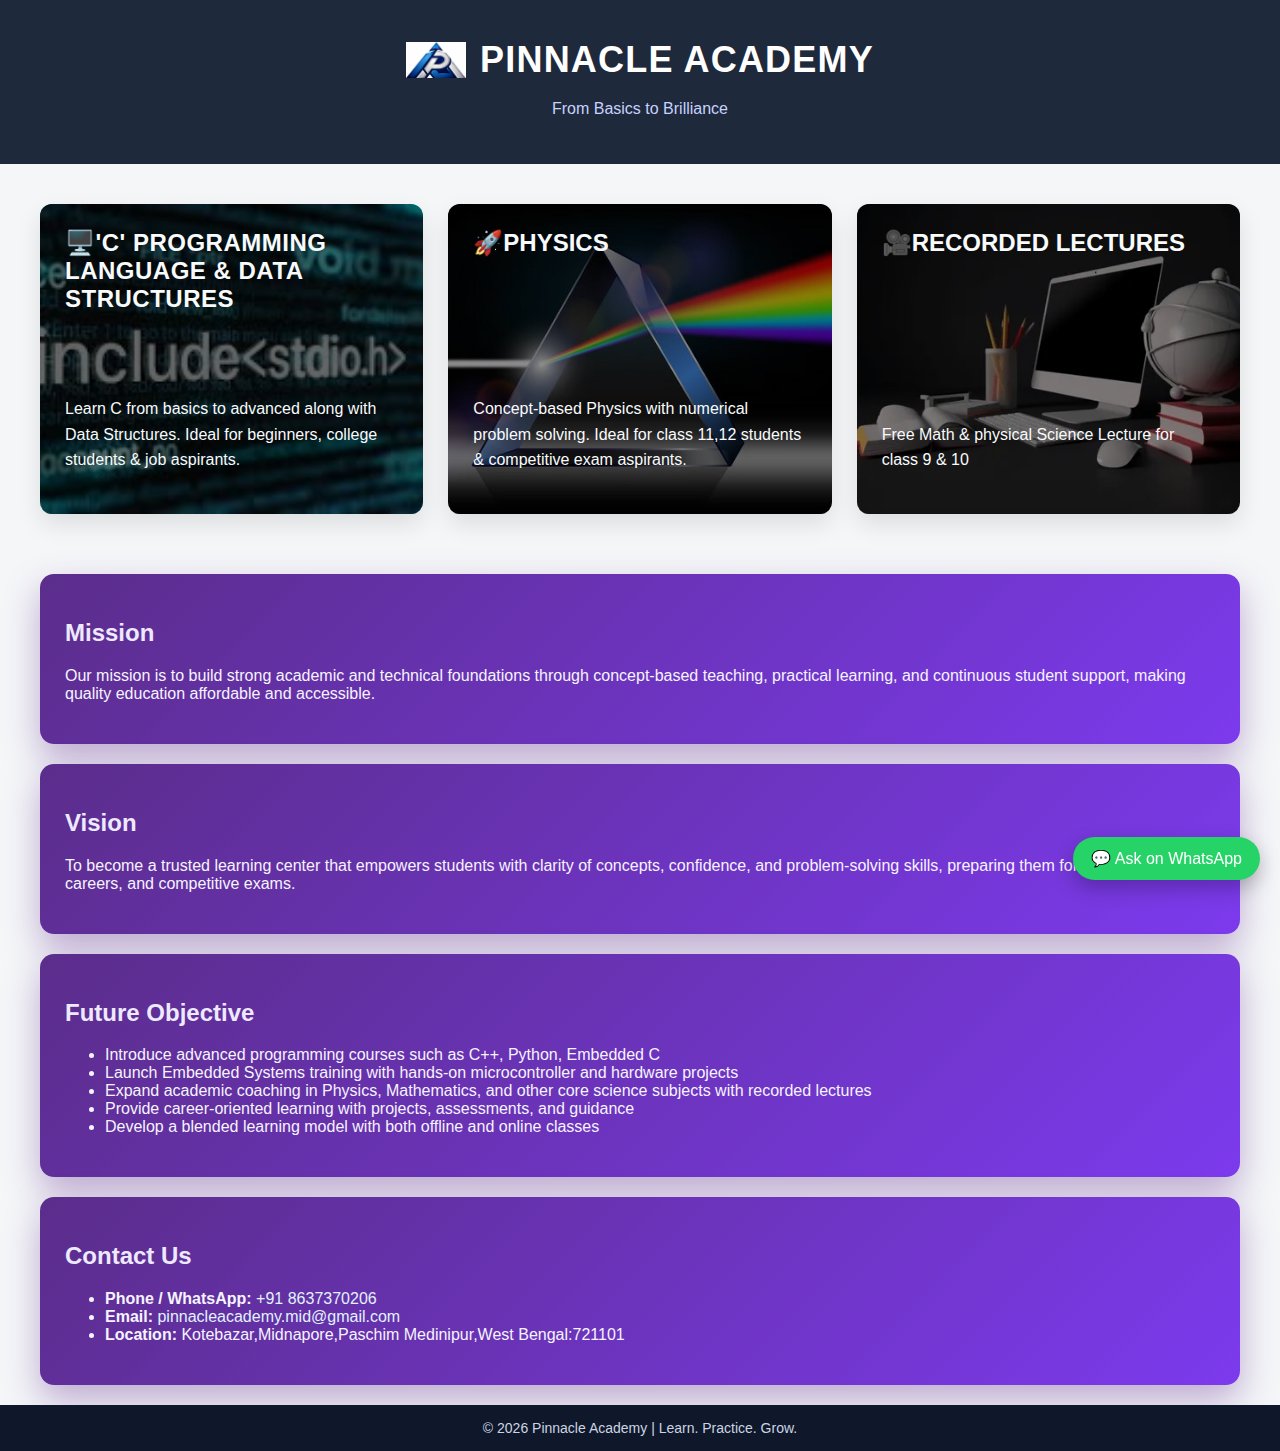
<file: index.html>
<!DOCTYPE html>
<html lang="en">
<head>
    <meta charset="UTF-8">
    <title>Pinnacle Academy</title>
    <meta name="viewport" content="width=device-width, initial-scale=1.0">

    <style>
        body {
            margin: 0;
            font-family: Arial, Helvetica, sans-serif;
            background: #f4f6f8;
        }

       header {
    background: linear-gradient(135deg, #1e293b, #312e81);
    color: white;
    padding: 40px 20px;
    text-align: center;
}

header h1 {
    margin: 0;
    font-size: 32px;
    letter-spacing: 1px;
}

header p {
    margin-top: 8px;
    font-size: 15px;
    color: #cbd5e1;
}

        .container {
            padding: 40px;
            display: grid;
            grid-template-columns: repeat(auto-fit, minmax(260px, 1fr));
            gap: 25px;
        }

        .card {
            background: white;
            border-radius: 12px;
            box-shadow: 0 10px 25px rgba(0,0,0,0.1);
            padding: 25px;
            cursor: pointer;
            transition: transform 0.3s, box-shadow 0.3s;
	      display: flex;
    flex-direction: column;
min-height: 260px;   /* 👈 THIS is the missing piece */
        }
	


        .card:hover {
            transform: translateY(-5px);
            box-shadow: 0 15px 35px rgba(0,0,0,0.15);
        }

        .card h2 {
            margin-top: 0;
            color: #0f172a;
        }

        .card p {
            color: #475569;
            line-height: 1.6;
	    margin-top: auto;
    padding-top: 10px;
        }

        footer {
            background: #0f172a;
            color: #cbd5e1;
            text-align: center;
            padding: 15px;
            font-size: 14px;
        }
	
	.whatsapp-float {
    position: fixed;
    bottom: 20px;
    right: 20px;
    background-color: #25D366;
    color: white;
    border-radius: 50px;
    padding: 12px 18px;
    font-size: 16px;
    box-shadow: 0 8px 20px rgba(0,0,0,0.25);
    text-decoration: none;
    display: flex;
    align-items: center;
    gap: 8px;
    z-index: 1000;
}

.whatsapp-float:hover {
    background-color: #1ebe5d;
}

.box-dark {
    background: linear-gradient(135deg, #5b2d8b, #7c3aed);
    color: #f5f3ff;
    border-radius: 14px;
    padding: 25px;
    margin: 20px 40px;
    box-shadow: 0 15px 35px rgba(88, 28, 135, 0.35);
}

.box-dark h2 {
    color: #ede9fe;
}

.box-dark:hover {
    transform: translateY(-4px);
    transition: 0.3s ease;
}


.c-card h2 {
    font-weight: bold;
    letter-spacing: 0.5px;
}

/* C Programming Card Background */
.c-card {
    background-image: url("./images/c_back.jpg");
    background-size: cover;
    background-position: center;
    background-repeat: no-repeat;
    color: white;
    position: relative;
    overflow: hidden;
}

/* Dark overlay for readability */
.c-card::before {
    content: "";
    position: absolute;
    inset: 0;
    background: rgba(0, 0, 0, 0.6);
    z-index: 0;
}

/* Keep text above overlay */
.c-card h2,
.c-card p {
    position: relative;
    z-index: 1;
    color: #f8fafc;

}




.c-card:hover {
    transform: translateY(-6px) scale(1.01);
    box-shadow: 0 20px 40px rgba(0,0,0,0.35);
}




/* Physics Card Background */
.physics-card {
    background-image: url("./images/phy_back.jpg");
    background-size: cover;
    background-position: center;
    background-repeat: no-repeat;
    color: white;
    position: relative;
    overflow: hidden;
}

/* Overlay for readability */
.physics-card::before {
    content: "";
    position: absolute;
    inset: 0;
    background: rgba(0, 0, 0, 0.45);
    z-index: 0;
}

/* Keep text above overlay */
.physics-card h2,
.physics-card p {
    position: relative;
    z-index: 1;
    color: #f8fafc;
}

.physics-card:hover {
    transform: translateY(-6px) scale(1.01);
    box-shadow: 0 20px 40px rgba(0,0,0,0.35);
}


/* Recorded Lectures Card Background */
.recorded-card {
    background-image: url("./images/rec_back.jpg");
    background-size: cover;
    background-position: center;
    background-repeat: no-repeat;
    color: white;
    position: relative;
    overflow: hidden;
}

/* Slight overlay (lighter than others) */
.recorded-card::before {
    content: "";
    position: absolute;
    inset: 0;
    background: rgba(0, 0, 0, 0.4);
    z-index: 0;
}

/* Text above overlay */
.recorded-card h2,
.recorded-card p {
    position: relative;
    z-index: 1;
    color: #f8fafc;
}

/* Optional hover polish */
.recorded-card:hover {
    transform: translateY(-6px) scale(1.01);
    box-shadow: 0 20px 40px rgba(0,0,0,0.35);
}

.main-header {
  background: #1e293b;
    color: white;
    padding: 30px 20px;
    text-align: center;
 
}

.brand {
    display: flex;
    align-items: center;
    justify-content: center;
    gap: 14px;
}

.brand img {
    width: 60px;
    height: 60px;
    object-fit: contain;
	
}

.main-header h1 {
    margin: 0;
    font-size: 36px;
    letter-spacing: 1.2px;
    font-weight: 800;
    

}

.main-header p {
    margin-top: 10px;
    font-size: 16px;
    color: #c7d2fe;
}


    </style>
</head>
<body>

<header class="main-header">
    <div class="brand">
        <img src="./images/logo.png" alt="Pinnacle Academy Logo">
        <h1>PINNACLE ACADEMY</h1>
    </div>
    <p>From Basics to Brilliance</p>
</header>


<div class="container">

    <!-- Course Card -->
    <div class="card c-card" onclick="location.href='course.html'">
        <h2>🖥️'C' PROGRAMMING LANGUAGE & DATA STRUCTURES</h2>
        <p>
            Learn C from basics to advanced along with Data Structures.
            Ideal for beginners, college students & job aspirants. 
            
        </p>
    </div>

    <!-- Future course cards can be added here -->
    <!--
    <div class="card">New Course</div>
    -->
<div class="card physics-card" onclick="location.href='physics.html'">
    <h2>🚀PHYSICS </h2>
    <p>
        Concept-based Physics with numerical problem solving.
        Ideal for class 11,12 students & competitive exam aspirants.
    </p>
</div>


<div class="card recorded-card" onclick="location.href='recorded_free.html'">
    <h2>🎥RECORDED LECTURES</h2>
    <p>
       Free Math & physical Science Lecture for class 9 & 10
    </p>
</div>


</div>

<div class="box box-dark">
    <h2> Mission</h2>
    <p>
        Our mission is to build strong academic and technical foundations
        through concept-based teaching, practical learning, and continuous
        student support, making quality education affordable and accessible.
    </p>
</div>

</div>

<div class="box box-dark">
    <h2> Vision</h2>
    <p>
        To become a trusted learning center that empowers students with
        clarity of concepts, confidence, and problem-solving skills,
        preparing them for academics, careers, and competitive exams.
    </p>
</div>


<div class="box box-dark">
    <h2> Future Objective</h2>
    <ul>
        <li>Introduce advanced programming courses such as C++, Python, Embedded C</li>
        <li>Launch Embedded Systems training with hands-on microcontroller and hardware projects</li>
        <li>Expand academic coaching in Physics, Mathematics, and other core science subjects with recorded lectures</li>
        <li>Provide career-oriented learning with projects, assessments, and guidance</li>
	<li>Develop a blended learning model with both offline and online classes</li>
    </ul>
</div>

<div class="box box-dark">
    <h2> Contact Us</h2>
    <ul>
        
      <li>
    <strong>Phone / WhatsApp:</strong>
    <a href="tel:+918637370206" style="color:#e0f2fe; text-decoration:none;">
        +91 8637370206
    </a>
</li>

<li>
    <strong>Email:</strong>
    <a href="mailto:pinnacleacademy.mid@gmail.com" style="color:#e0f2fe; text-decoration:none;">
        pinnacleacademy.mid@gmail.com
    </a>
</li>

        <li><strong>Location:</strong> Kotebazar,Midnapore,Paschim Medinipur,West Bengal:721101</li>
    </ul>
</div>


</div>

<a class="whatsapp-float"
   href="https://wa.me/918637370206?text=Hello%20Pinnacle%20Academy,%20I%20want%20to%20ask%20about%20your%20courses."
   target="_blank">
    💬 Ask on WhatsApp
</a>

<footer>
    © 2026 Pinnacle Academy | Learn. Practice. Grow.
</footer>

</body>
</html>
</file>
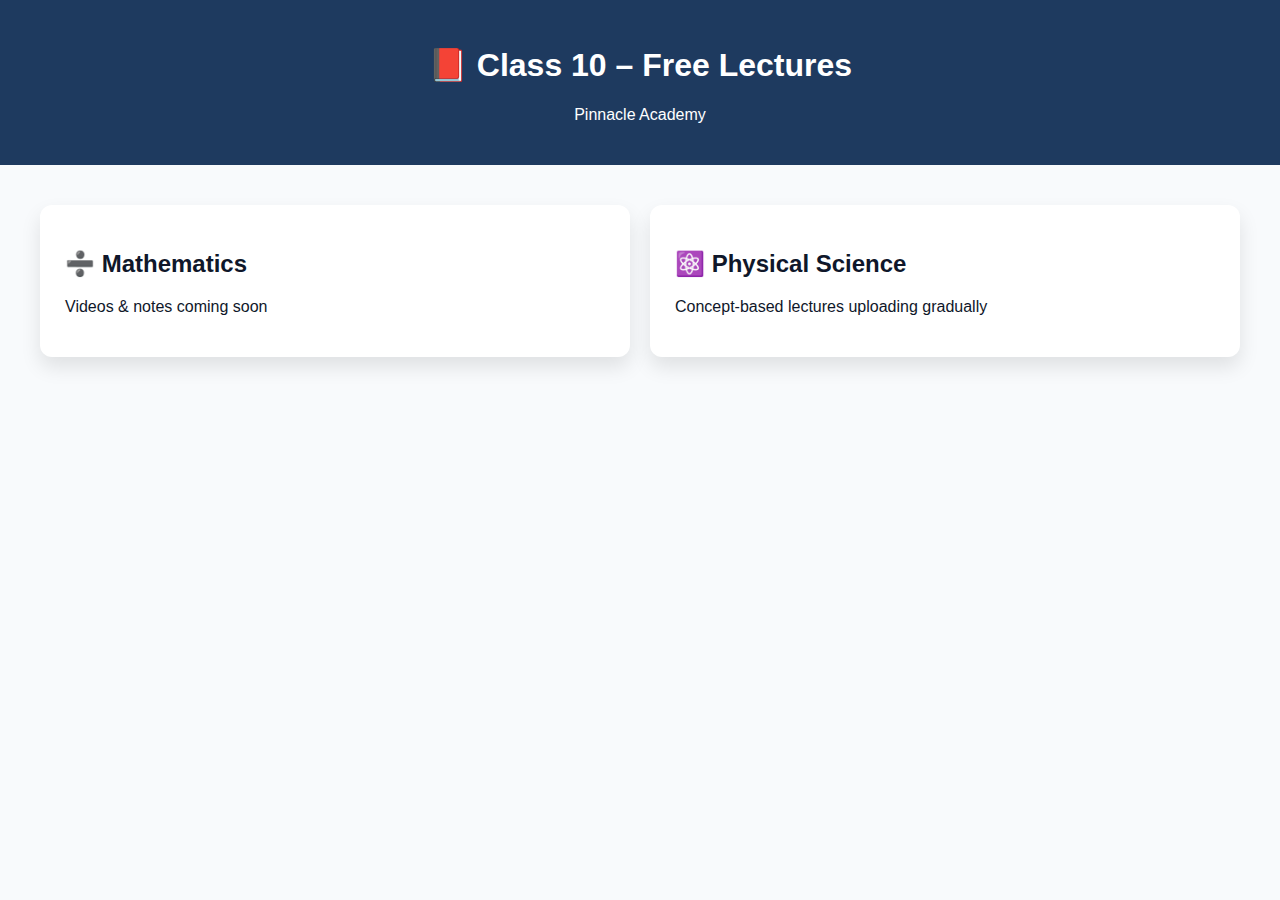
<file: class10.html>
<!DOCTYPE html>
<html>
<head>
<title>Class 10 </title>
<link rel="stylesheet" href="style.css">
</head>

<body>
<header>
    <h1>📕 Class 10 – Free Lectures</h1>
	<p>Pinnacle Academy</p>
</header>

<section class="cards">
    <div class="card">
        <h2>➗ Mathematics</h2>
        <p>Videos & notes coming soon</p>
    </div>

    <div class="card">
        <h2>⚛️ Physical Science</h2>
        <p>Concept-based lectures uploading gradually</p>
    </div>
</section>

</body>
</html>
</file>
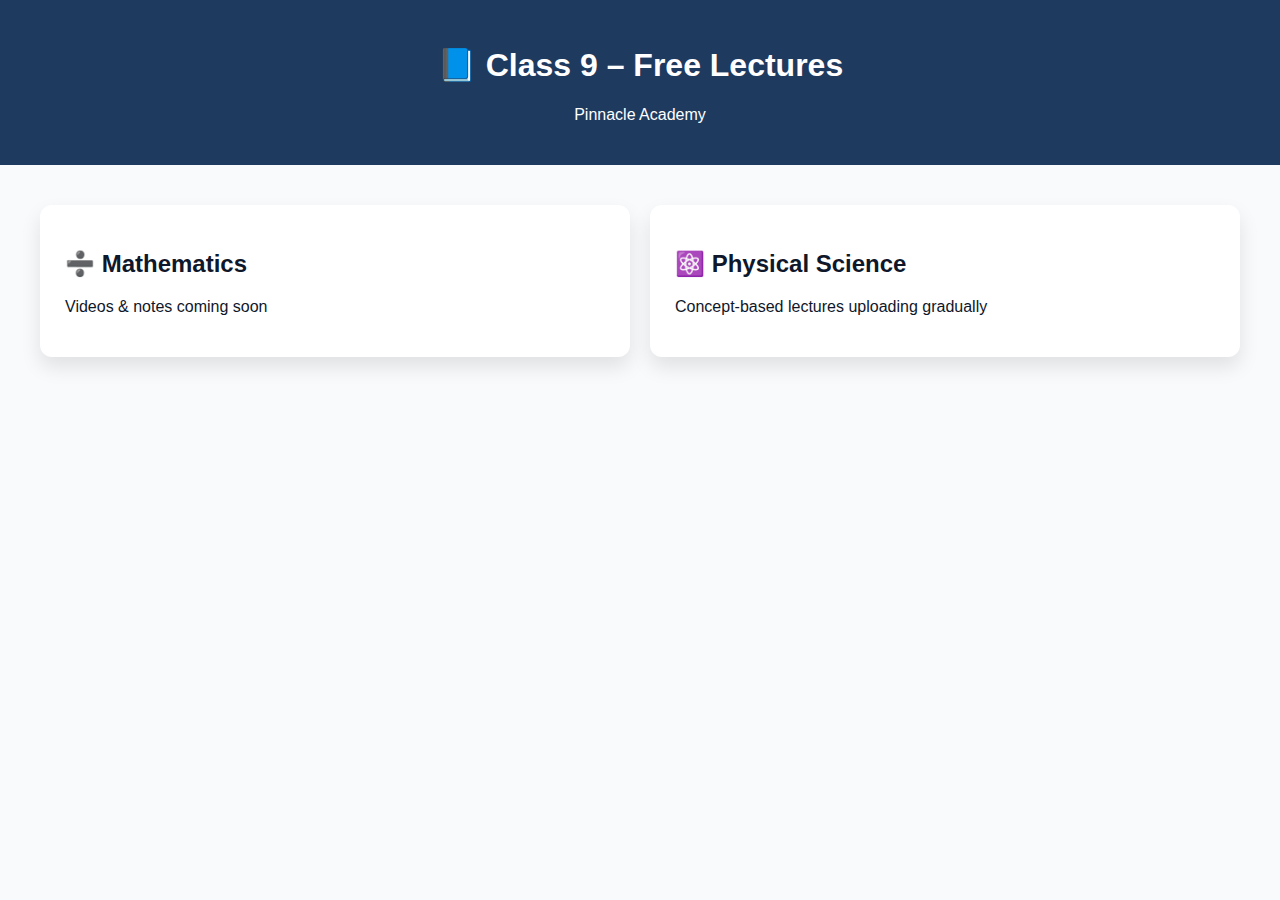
<file: class9.html>
<!DOCTYPE html>
<html>
<head>
<title>Class 9</title>
<link rel="stylesheet" href="style.css">
</head>

<body>
<header>
    <h1>📘 Class 9 – Free Lectures</h1>
	<p>Pinnacle Academy</p>
</header>

<section class="cards">
    <div class="card">
        <h2>➗ Mathematics</h2>
        <p>Videos & notes coming soon</p>
    </div>

    <div class="card">
        <h2>⚛️ Physical Science</h2>
        <p>Concept-based lectures uploading gradually</p>
    </div>
</section>

</body>
</html>
</file>
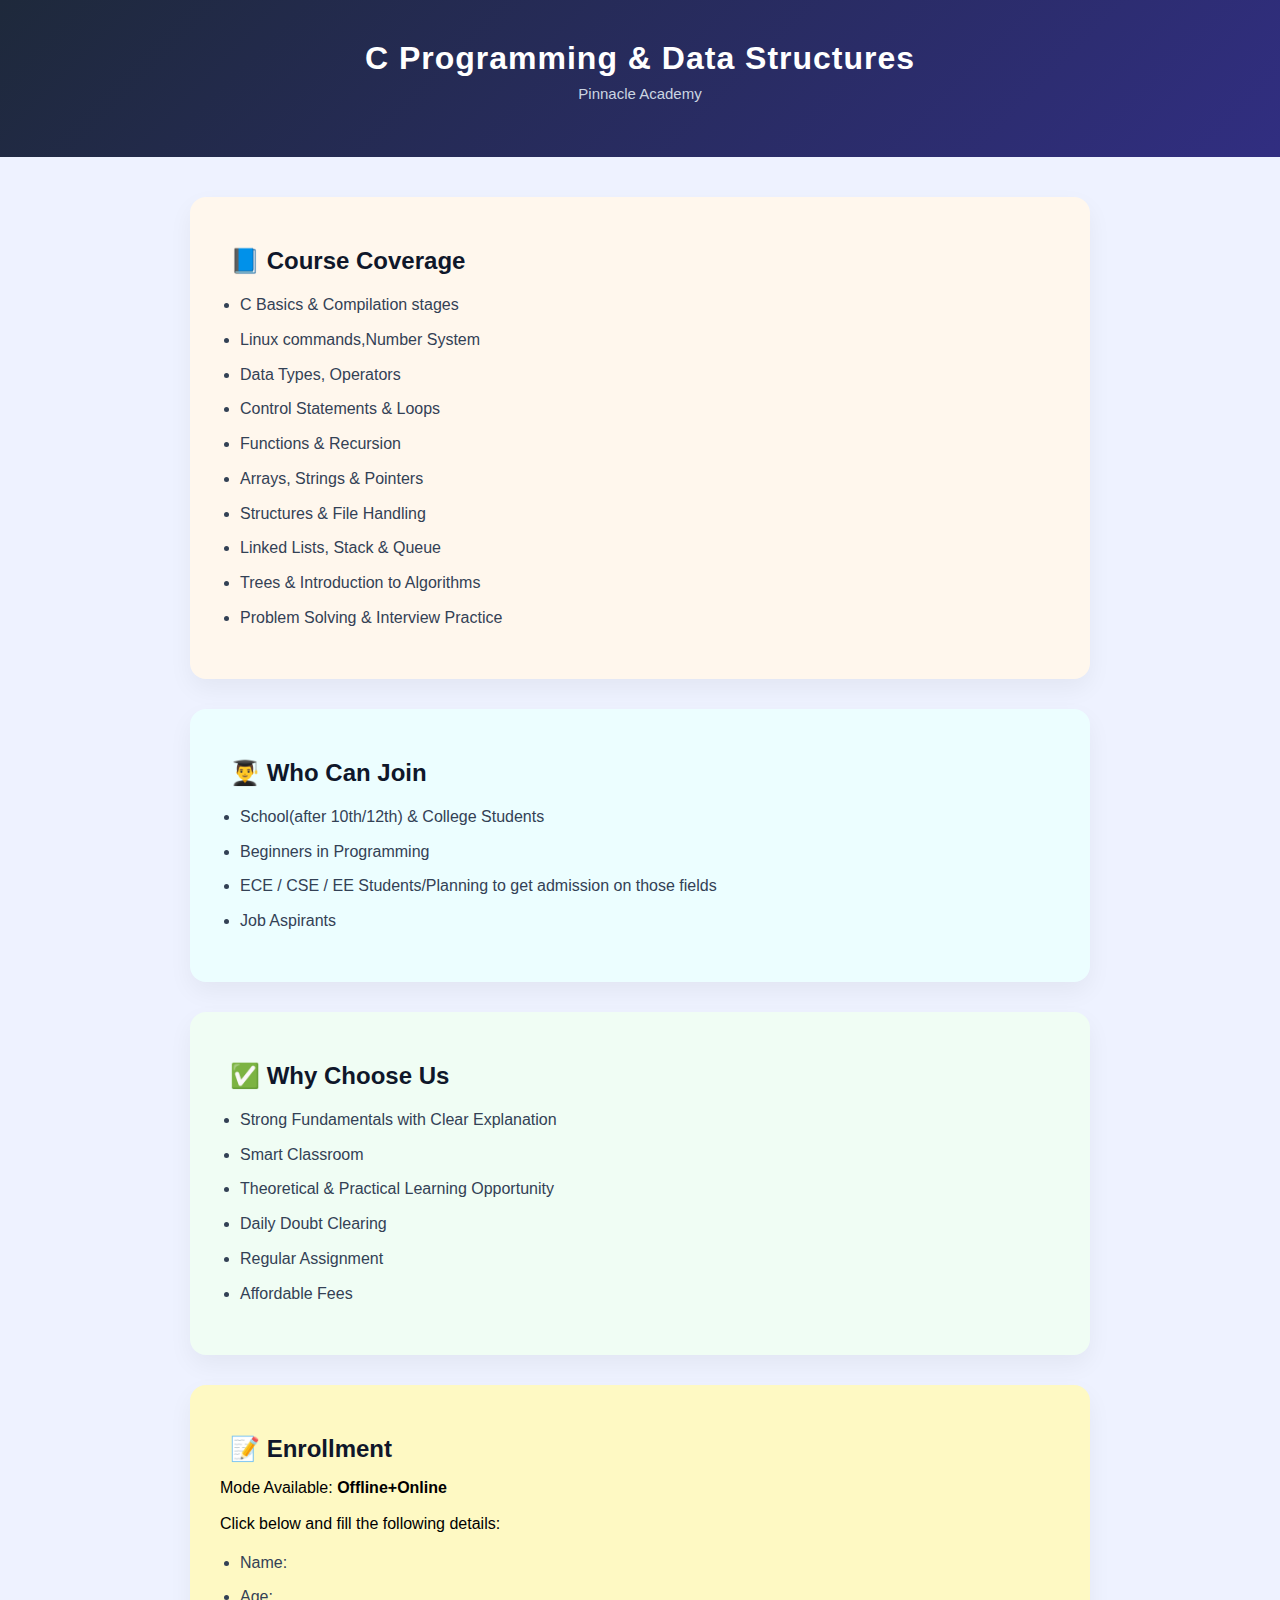
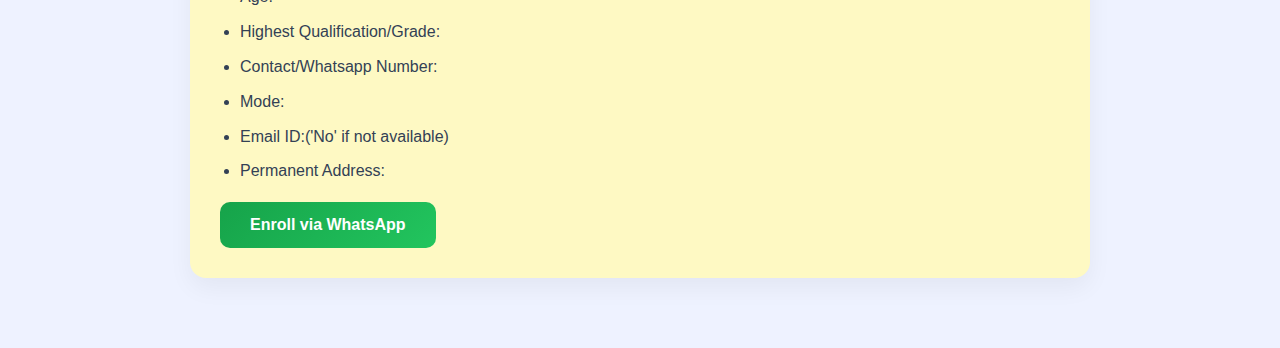
<file: course.html>
<!DOCTYPE html>
<html lang="en">
<head>
    <meta charset="UTF-8">
    <title>C Programming & Data Structures</title>
    <meta name="viewport" content="width=device-width, initial-scale=1.0">

    <style>
body {
    margin: 0;
    font-family: Arial, Helvetica, sans-serif;
    background: #eef2ff;  /* soft lavender */
}



    header {
    background: linear-gradient(135deg, #1e293b, #312e81);
    color: white;
    padding: 40px 20px;
    text-align: center;
}

header h1 {
    margin: 0;
    font-size: 32px;
    letter-spacing: 1px;
}

header p {
    margin-top: 8px;
    font-size: 15px;
    color: #cbd5e1;
}


        .content {
            max-width: 900px;
            margin: auto;
            padding: 40px 20px;
        }

       h2 {
    color: #0f172a;
    margin-bottom: 15px;

    padding-left: 10px;
}


ul {
    line-height: 1.8;
    color: #334155;
    padding-left: 20px;
}

ul li {
    margin-bottom: 6px;
}


.box {
    padding: 30px;
    border-radius: 16px;
    box-shadow: 0 10px 25px rgba(0,0,0,0.05);
    margin-bottom: 30px;
    transition: transform 0.3s ease, box-shadow 0.3s ease;
}


.box:hover {
    transform: translateY(-6px);
    box-shadow: 0 15px 35px rgba(0,0,0,0.08);
}
/* Different soft background for each section */

.content .box:nth-of-type(1) {
    background: #fff7ed;  /* Soft Orange */
}

.content .box:nth-of-type(2) {
    background: #ecfeff;  /* Soft Cyan */
}

.content .box:nth-of-type(3) {
    background: #f0fdf4;  /* Green light */
}

.content .box:nth-of-type(4) {
    background: #fef9c3;  /* Yellow light */
}


.enroll-btn {
    display: inline-block;
    background: linear-gradient(135deg, #16a34a, #22c55e);
    color: white;
    padding: 14px 30px;
    text-decoration: none;
    border-radius: 10px;
    font-size: 16px;
    font-weight: bold;
    transition: transform 0.2s ease, box-shadow 0.2s ease;
}

.enroll-btn:hover {
    transform: translateY(-3px);
    box-shadow: 0 10px 20px rgba(34,197,94,0.3);
}

    </style>
</head>
<body>

<header>
    <h1>C Programming & Data Structures</h1>
    <p>Pinnacle Academy</p>
</header>

<div class="content">

    <div class="box">
        <h2>📘 Course Coverage</h2>
        <ul>
            <li>C Basics & Compilation stages</li>
            <li>Linux commands,Number System</li>
            <li>Data Types, Operators</li>
            <li>Control Statements & Loops</li>
            <li>Functions & Recursion</li>
            <li>Arrays, Strings & Pointers</li>
            <li>Structures & File Handling</li>
            <li>Linked Lists, Stack & Queue</li>
            <li>Trees & Introduction to Algorithms</li>
            <li>Problem Solving & Interview Practice</li>
        </ul>
    </div>

    <div class="box">
        <h2>👨‍🎓 Who Can Join</h2>
        <ul>
            <li>School(after 10th/12th) & College Students</li>
            <li>Beginners in Programming</li>
            <li>ECE / CSE / EE Students/Planning to get admission on those fields</li>
            <li>Job Aspirants</li>
        </ul>
    </div>

  <div class="box">
        <h2>✅ Why Choose Us</h2>
        <ul>
            <li>Strong Fundamentals with Clear Explanation</li>
            <li>Smart Classroom</li>
            <li>Theoretical & Practical Learning Opportunity</li>
            <li>Daily Doubt Clearing</li>
	    <li>Regular Assignment</li>
            <li>Affordable Fees</li>
        </ul>
    </div>


    <div class="box">
        <h2>📝 Enrollment</h2>
        <p>
            Mode Available: <strong>Offline+Online</strong><br><br>
            Click below and fill the following details:
        </p>
        <ul>
	   
            <li>Name:</li>
            <li>Age:</li>
            <li>Highest Qualification/Grade:</li>
            <li>Contact/Whatsapp Number:</li>
	    <li>Mode:</li>
            <li>Email ID:('No' if not available)</li>
            <li>Permanent Address:</li>
            
        </ul>

        <!-- Replace Wp Business link below -->

  
        <a class="enroll-btn"
           href="https://wa.me/918637370206?text=Hello%20Pinnacle%20Academy,%0AI%20want%20to%20enroll%20in%20C%20Programming%20%26%20Data%20Structures%20course."

           target="_blank">
            Enroll via WhatsApp
        </a>
    </div>

</div>

</body>
</html>
</file>
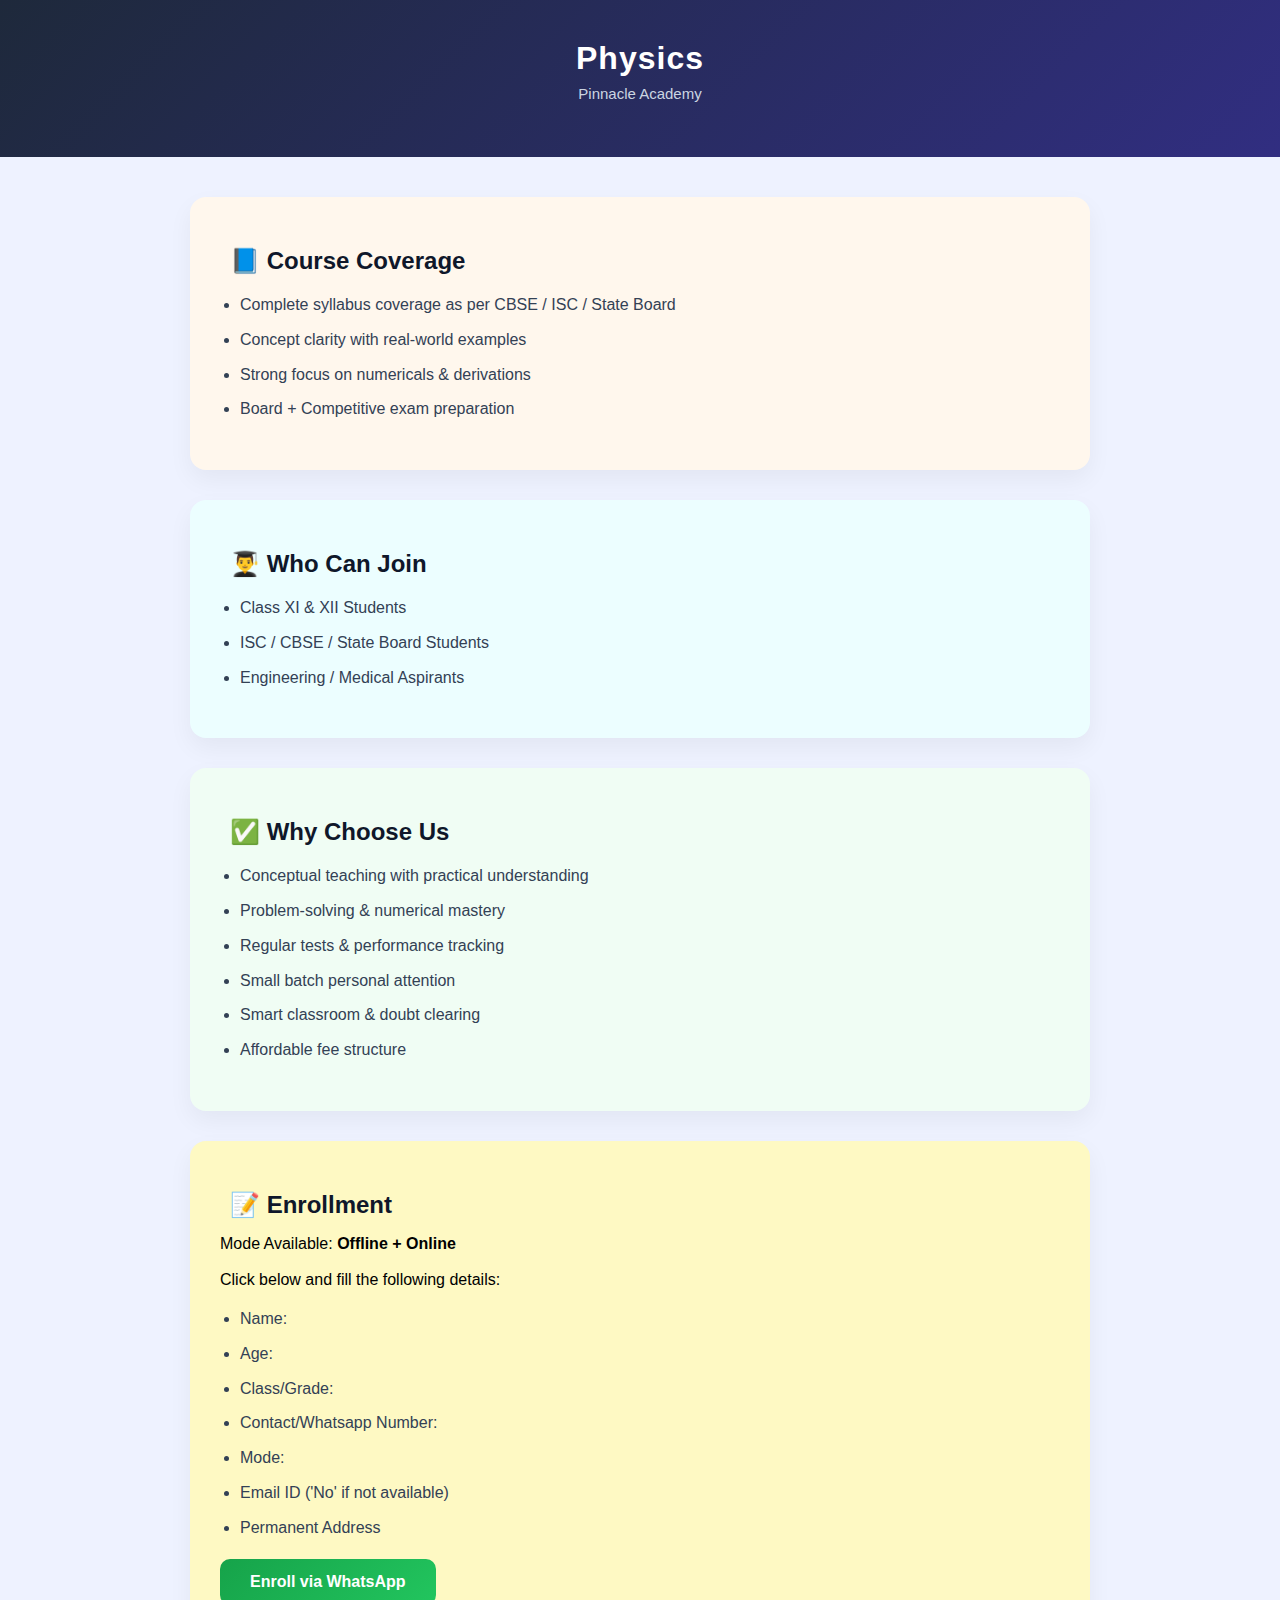
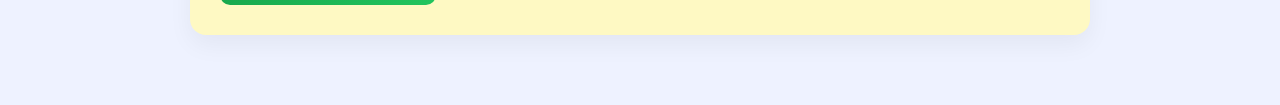
<file: Physics.html>
<!DOCTYPE html>
<html lang="en">
<head>
    <meta charset="UTF-8">
    <title>Physics Course</title>
    <meta name="viewport" content="width=device-width, initial-scale=1.0">

    <style>
        body {
    margin: 0;
    font-family: Arial, Helvetica, sans-serif;
    background: #eef2ff;  /* soft lavender */
}

        /* Modern Gradient Header */
        header {
            background: linear-gradient(135deg, #1e293b, #312e81);
            color: white;
            padding: 40px 20px;
            text-align: center;
        }

        header h1 {
            margin: 0;
            font-size: 32px;
            letter-spacing: 1px;
        }

        header p {
            margin-top: 8px;
            font-size: 15px;
            color: #cbd5e1;
        }

        .content {
            max-width: 900px;
            margin: auto;
            padding: 40px 20px;
        }

        h2 {
            color: #0f172a;
            margin-bottom: 15px;
            padding-left: 10px;
        }

        ul {
            line-height: 1.8;
            color: #334155;
            padding-left: 20px;
        }

        ul li {
            margin-bottom: 6px;
        }

        .box {
            padding: 30px;
            border-radius: 16px;
            box-shadow: 0 10px 25px rgba(0,0,0,0.05);
            margin-bottom: 30px;
            transition: transform 0.3s ease, box-shadow 0.3s ease;
        }

        .box:hover {
            transform: translateY(-6px);
            box-shadow: 0 15px 35px rgba(0,0,0,0.08);
        }

        /* Same Soft Colors As C Page */

        .content .box:nth-of-type(1) {
            background: #fff7ed;  /* Soft Orange */
        }

        .content .box:nth-of-type(2) {
            background: #ecfeff;  /* Soft Cyan */
        }

        .content .box:nth-of-type(3) {
            background: #f0fdf4;  /* Light Green */
        }

        .content .box:nth-of-type(4) {
            background: #fef9c3;  /* Light Yellow */
        }

        /* Modern Button */
        .enroll-btn {
            display: inline-block;
            background: linear-gradient(135deg, #16a34a, #22c55e);
            color: white;
            padding: 14px 30px;
            text-decoration: none;
            border-radius: 10px;
            font-size: 16px;
            font-weight: bold;
            transition: transform 0.2s ease, box-shadow 0.2s ease;
        }

        .enroll-btn:hover {
            transform: translateY(-3px);
            box-shadow: 0 10px 20px rgba(34,197,94,0.3);
        }

    </style>
</head>
<body>

<header>
    <h1>Physics</h1>
    <p>Pinnacle Academy</p>
</header>

<div class="content">

    <div class="box">
        <h2>📘 Course Coverage</h2>
        <ul>
            <li>Complete syllabus coverage as per CBSE / ISC / State Board</li>
            <li>Concept clarity with real-world examples</li>
            <li>Strong focus on numericals & derivations</li>
            <li>Board + Competitive exam preparation</li>
        </ul>
    </div>

    <div class="box">
        <h2>👨‍🎓 Who Can Join</h2>
        <ul>
            <li>Class XI & XII Students</li>
            <li>ISC / CBSE / State Board Students</li>
            <li>Engineering / Medical Aspirants</li>
        </ul>
    </div>

    <div class="box">
        <h2>✅ Why Choose Us</h2>
        <ul>
            <li>Conceptual teaching with practical understanding</li>
            <li>Problem-solving & numerical mastery</li>
            <li>Regular tests & performance tracking</li>
            <li>Small batch personal attention</li>
            <li>Smart classroom & doubt clearing</li>
            <li>Affordable fee structure</li>
        </ul>
    </div>

    <div class="box">
        <h2>📝 Enrollment</h2>
        <p>
            Mode Available: <strong>Offline + Online</strong><br><br>
            Click below and fill the following details:
        </p>
        <ul>
            <li>Name:</li>
            <li>Age:</li>
            <li>Class/Grade:</li>
            <li>Contact/Whatsapp Number:</li>
	    <li>Mode:</li>
            <li>Email ID ('No' if not available)</li>
            <li>Permanent Address</li>
        </ul>

        <a class="enroll-btn"
           href="https://wa.me/918637370206?text=Hello%20Pinnacle%20Academy,%0AI%20want%20to%20enroll%20in%20Physics%20course."
           target="_blank">
            Enroll via WhatsApp
        </a>
    </div>

</div>

</body>
</html>
</file>
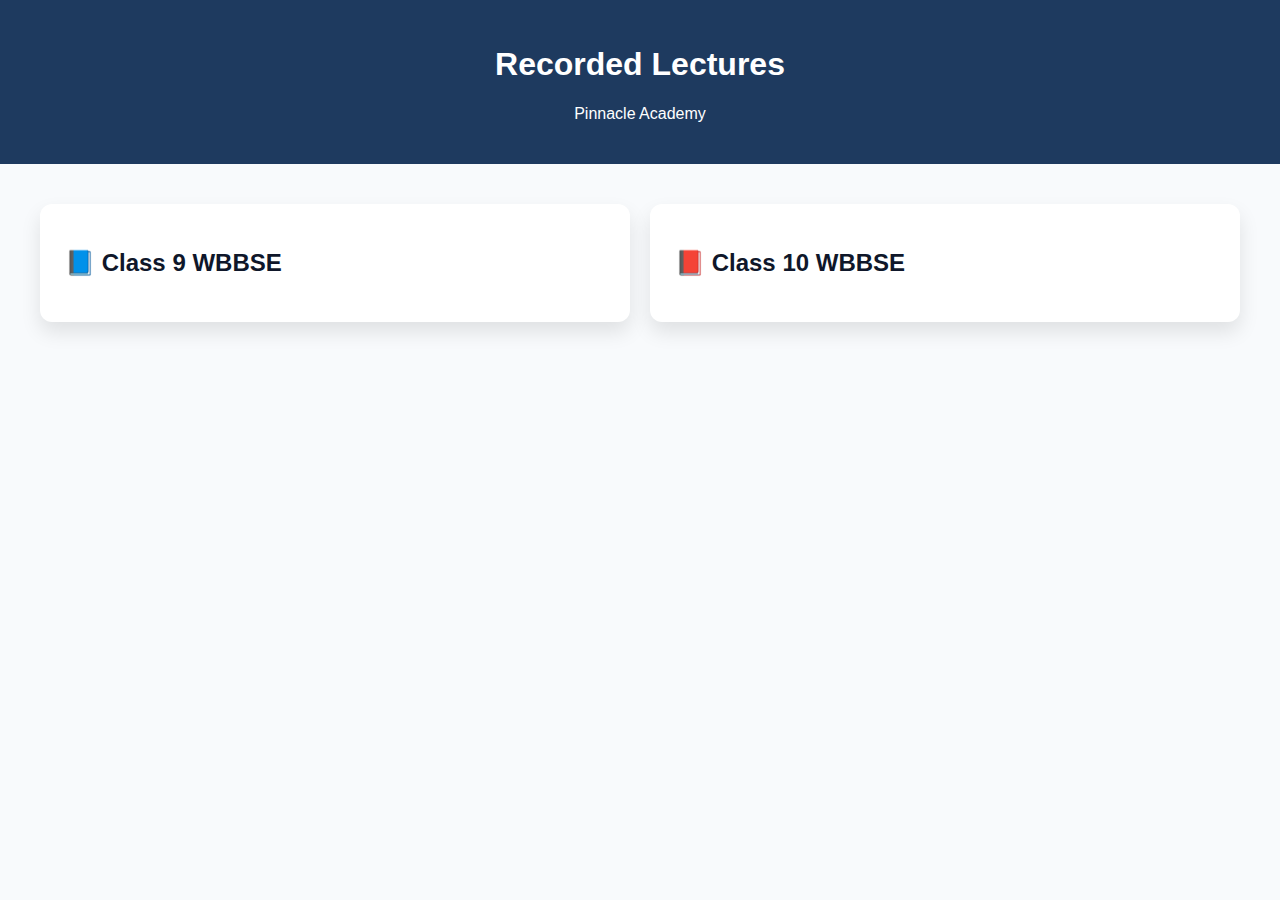
<file: recorded_free.html>
<!DOCTYPE html>
<html>
<head>
<title>Recorded Lectures</title>
<link rel="stylesheet" href="style.css">
</head>

<body>
<header>
    <h1> Recorded Lectures</h1>
    <p>Pinnacle Academy</p>
</header>

<section class="cards">
    <a href="class9.html" class="card">
        <h2>📘 Class 9 WBBSE</h2>
        
    </a>

    <a href="class10.html" class="card">
        <h2>📕 Class 10 WBBSE</h2>
        
    </a>
</section>

</body>
</html>
</file>
<file: style.css>
body {
    margin: 0;
    font-family: Arial, sans-serif;
    background: #f8fafc;
}

header {
    background: #1e3a5f;
    color: white;
    padding: 25px;
    text-align: center;
}

.cards {
    display: grid;
    grid-template-columns: repeat(auto-fit, minmax(260px, 1fr));
    gap: 20px;
    padding: 40px;
}

.card {
    background: white;
    padding: 25px;
    border-radius: 12px;
    text-decoration: none;
    color: #0f172a;
    box-shadow: 0 10px 20px rgba(0,0,0,0.1);
    transition: transform 0.3s;
}

.card:hover {
    transform: translateY(-6px);
}


.box-dark {
    background: #1e3a5f;
    color: #f1f5f9;
    padding: 40px;
}

.box-dark h2 {
    color: #e0f2fe;
}

footer {
    text-align: center;
    padding: 20px;
    background: #0f172a;
    color: white;
}

.whatsapp {
    position: fixed;
    bottom: 20px;
    right: 20px;
    background: #25D366;
    color: white;
    font-size: 28px;
    padding: 14px 18px;
    border-radius: 50%;
    text-decoration: none;
}
</file>
